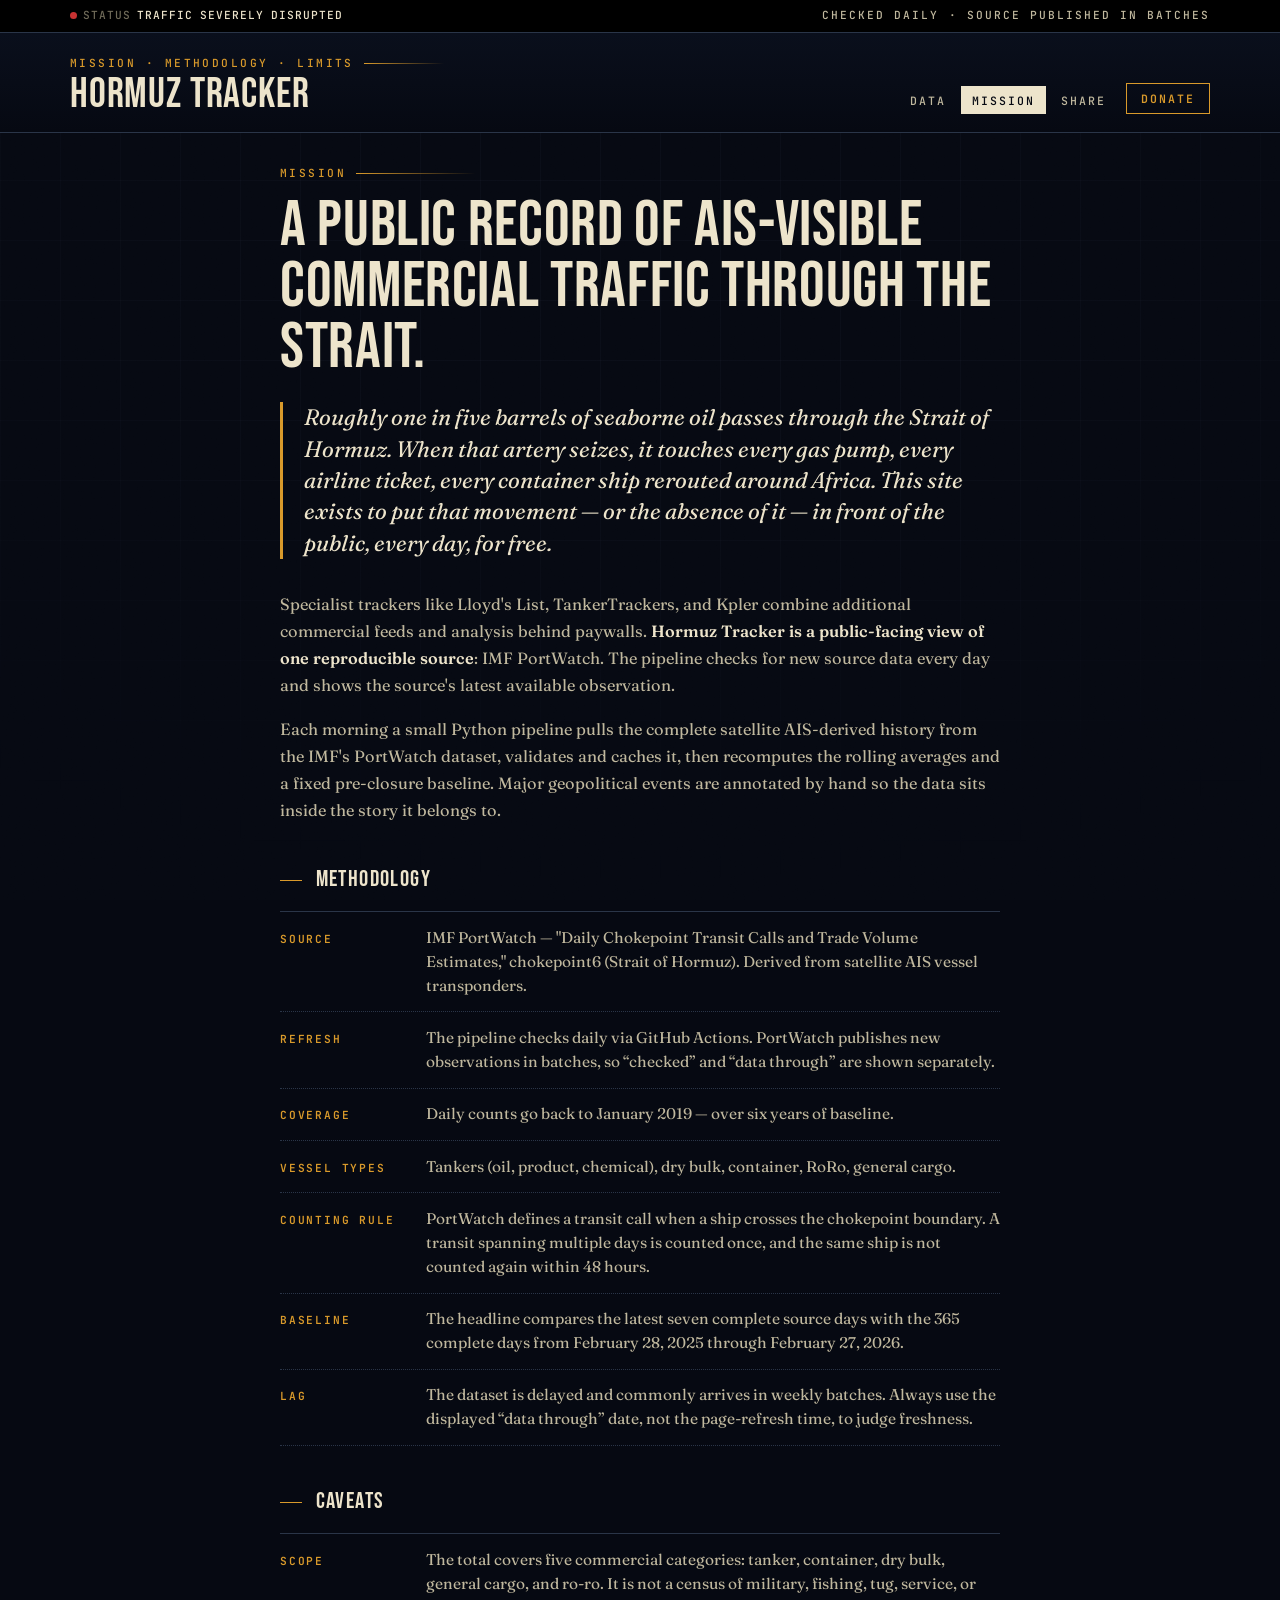
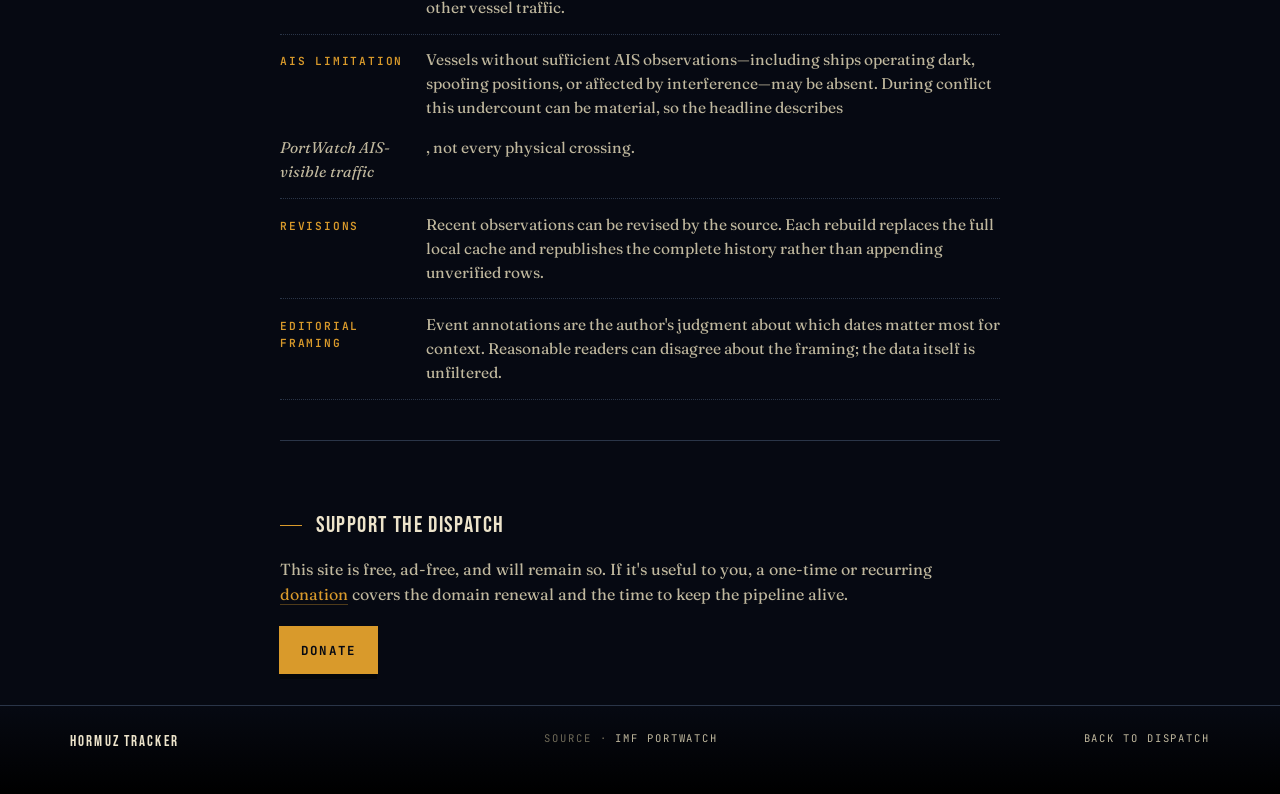
<file: site/about.html>
<!DOCTYPE html>
<html lang="en">
<head>
  <meta charset="UTF-8" />
  <meta name="viewport" content="width=device-width, initial-scale=1.0" />
  <title>Mission — Hormuz Tracker</title>
  <meta name="description" content="The mission, methodology, and limits behind Hormuz Tracker — a free public dispatch on Strait of Hormuz ship traffic." />

  <link rel="preconnect" href="https://fonts.googleapis.com" />
  <link rel="preconnect" href="https://fonts.gstatic.com" crossorigin />
  <link rel="stylesheet" href="https://fonts.googleapis.com/css2?family=Bebas+Neue&family=Fraunces:ital,opsz,wght@0,9..144,400;0,9..144,600;0,9..144,700;1,9..144,400;1,9..144,600&family=JetBrains+Mono:wght@400;500;600;700&display=swap" />
  <link rel="stylesheet" href="styles.css" />
</head>
<body>
  <div class="wire-ticker">
    <div class="container">
      <div class="wire-ticker__items">
        <span class="wire-ticker__item">
          <span class="wire-ticker__dot" aria-hidden="true"></span>
          <span class="wire-ticker__label">Status</span>
          <span class="wire-ticker__value">Traffic severely disrupted</span>
        </span>
      </div>
      <span class="wire-ticker__brand">Checked daily · source published in batches</span>
    </div>
  </div>

  <header class="dispatch">
    <div class="container dispatch__row">
      <div class="dispatch__title">
        <span class="dispatch__kicker">Mission · Methodology · Limits</span>
        <h1 class="dispatch__h1"><a href="/">Hormuz Tracker</a></h1>
      </div>
      <div class="dispatch__nav">
        <nav class="dispatch__nav-links" aria-label="Primary">
          <a href="/" class="nav-link">Data</a>
          <a href="/about" class="nav-link active">Mission</a>
          <a href="/today" class="nav-link">Share</a>
        </nav>
        <a href="https://buymeacoffee.com/hormuztraffic" target="_blank" rel="noopener" class="bmc-mini">Donate</a>
      </div>
    </div>
  </header>

  <main class="container">
    <article class="mission">
      <div class="mission__kicker">
        <span>Mission</span>
        <span class="ruler"></span>
      </div>
      <h2 class="mission__h1">A public record of AIS-visible commercial traffic through the strait.</h2>

      <p class="mission__lede">
        Roughly one in five barrels of seaborne oil passes through the Strait of Hormuz. When that artery seizes, it touches every gas pump, every airline ticket, every container ship rerouted around Africa. This site exists to put that movement — or the absence of it — in front of the public, every day, for free.
      </p>

      <div class="mission__body">
        <p>
          Specialist trackers like Lloyd's List, TankerTrackers, and Kpler combine additional commercial feeds and analysis behind paywalls. <strong>Hormuz Tracker is a public-facing view of one reproducible source</strong>: IMF PortWatch. The pipeline checks for new source data every day and shows the source's latest available observation.
        </p>
        <p>
          Each morning a small Python pipeline pulls the complete satellite AIS-derived history from the IMF's PortWatch dataset, validates and caches it, then recomputes the rolling averages and a fixed pre-closure baseline. Major geopolitical events are annotated by hand so the data sits inside the story it belongs to.
        </p>
      </div>

      <h3 class="mission__h2">Methodology</h3>
      <ul class="mission__list">
        <li><strong>Source</strong>IMF PortWatch — "Daily Chokepoint Transit Calls and Trade Volume Estimates," chokepoint6 (Strait of Hormuz). Derived from satellite AIS vessel transponders.</li>
        <li><strong>Refresh</strong>The pipeline checks daily via GitHub Actions. PortWatch publishes new observations in batches, so “checked” and “data through” are shown separately.</li>
        <li><strong>Coverage</strong>Daily counts go back to January 2019 — over six years of baseline.</li>
        <li><strong>Vessel types</strong>Tankers (oil, product, chemical), dry bulk, container, RoRo, general cargo.</li>
        <li><strong>Counting rule</strong>PortWatch defines a transit call when a ship crosses the chokepoint boundary. A transit spanning multiple days is counted once, and the same ship is not counted again within 48 hours.</li>
        <li><strong>Baseline</strong>The headline compares the latest seven complete source days with the 365 complete days from February 28, 2025 through February 27, 2026.</li>
        <li><strong>Lag</strong>The dataset is delayed and commonly arrives in weekly batches. Always use the displayed “data through” date, not the page-refresh time, to judge freshness.</li>
      </ul>

      <h3 class="mission__h2">Caveats</h3>
      <ul class="mission__list">
        <li><strong>Scope</strong>The total covers five commercial categories: tanker, container, dry bulk, general cargo, and ro-ro. It is not a census of military, fishing, tug, service, or other vessel traffic.</li>
        <li><strong>AIS limitation</strong>Vessels without sufficient AIS observations—including ships operating dark, spoofing positions, or affected by interference—may be absent. During conflict this undercount can be material, so the headline describes <em>PortWatch AIS-visible traffic</em>, not every physical crossing.</li>
        <li><strong>Revisions</strong>Recent observations can be revised by the source. Each rebuild replaces the full local cache and republishes the complete history rather than appending unverified rows.</li>
        <li><strong>Editorial framing</strong>Event annotations are the author's judgment about which dates matter most for context. Reasonable readers can disagree about the framing; the data itself is unfiltered.</li>
      </ul>

      <div class="mission__support">
        <h3 class="mission__h2">Support the dispatch</h3>
        <p style="font-family: var(--serif); color: var(--paper-dim); margin-bottom: 1.2rem; font-size: 1rem; line-height: 1.6;">
          This site is free, ad-free, and will remain so. If it's useful to you, a one-time or recurring <a href="https://buymeacoffee.com/hormuztraffic" target="_blank" rel="noopener">donation</a> covers the domain renewal and the time to keep the pipeline alive.
        </p>
        <a href="https://buymeacoffee.com/hormuztraffic" target="_blank" rel="noopener" class="bmc-cta">Donate</a>
      </div>
    </article>
  </main>

  <footer class="colophon">
    <div class="container colophon__inner">
      <span class="colophon__brand">Hormuz Tracker</span>
      <span>Source · <a href="https://portwatch.imf.org" rel="noopener" target="_blank">IMF PortWatch</a></span>
      <span><a href="/">Back to dispatch</a></span>
    </div>
  </footer>
</body>
</html>
</file>
<file: site/styles.css>
/* =============================================================
   HORMUZ TRAFFIC TRACKER — DISPATCH AESTHETIC
   Editorial wire-service treatment for a public operations brief.
   ============================================================= */

/* ---------- TOKENS ---------- */
:root {
  /* Ink-navy depths */
  --ink-deep:      #060912;
  --ink:           #0a0f1c;
  --ink-raised:   #121a2c;
  --ink-surface:  #1c2538;
  --ink-edge:     #2a3548;

  /* Paper / editorial text */
  --paper:        #ede4cb;       /* primary editorial text */
  --paper-dim:    #c0b89e;
  --paper-faint:  #6f6a58;

  /* Cool dispatch text (used on charts/data) */
  --steel:        #8a98b5;
  --steel-faint:  #5a6680;

  /* Alert / status */
  --alert:        #c83232;       /* deep alert red */
  --alert-glow:   rgba(200, 50, 50, 0.55);
  --caution:      #d99a2b;       /* warning amber */
  --caution-soft: rgba(217, 154, 43, 0.14);

  /* Data palette */
  --data-blue:    #5a8fc2;
  --data-amber:   var(--caution);
  --data-violet:  #8a6fb8;
  --data-mute:    #4a5670;

  /* Type */
  --display:  "Bebas Neue", "Oswald", "Helvetica Neue Condensed", sans-serif;
  --serif:    "Fraunces", "Charter", "Iowan Old Style", "Georgia", serif;
  --mono:     "JetBrains Mono", "IBM Plex Mono", "Menlo", monospace;

  /* Layout */
  --measure:  1180px;
  --gutter:   1.25rem;

  /* Motion */
  --easing:   cubic-bezier(0.2, 0.7, 0.2, 1);
}

/* ---------- RESET ---------- */
*, *::before, *::after { box-sizing: border-box; margin: 0; padding: 0; }
html { font-size: 16px; -webkit-font-smoothing: antialiased; text-rendering: optimizeLegibility; }
body {
  font-family: var(--serif);
  background: var(--ink-deep);
  color: var(--paper);
  line-height: 1.55;
  min-height: 100vh;
  font-feature-settings: "kern", "liga", "ss01";
  position: relative;
  overflow-x: hidden;
}

/* ---------- ATMOSPHERIC LAYERS ---------- */
/* Faint navigational grid + noise — set as fixed-position pseudo-elements
   so they don't scroll with content and feel like a natural background. */
body::before {
  content: "";
  position: fixed;
  inset: 0;
  pointer-events: none;
  z-index: 0;
  background-image:
    linear-gradient(to right, rgba(138, 152, 181, 0.04) 1px, transparent 1px),
    linear-gradient(to bottom, rgba(138, 152, 181, 0.04) 1px, transparent 1px);
  background-size: 60px 60px;
  mask-image: radial-gradient(ellipse 90% 70% at 50% 30%, #000 30%, transparent 100%);
  -webkit-mask-image: radial-gradient(ellipse 90% 70% at 50% 30%, #000 30%, transparent 100%);
}

body::after {
  content: "";
  position: fixed;
  inset: 0;
  pointer-events: none;
  z-index: 0;
  /* SVG noise overlay — tiny data URI, very low opacity */
  background-image: url("data:image/svg+xml;utf8,<svg xmlns='http://www.w3.org/2000/svg' width='180' height='180'><filter id='n'><feTurbulence type='fractalNoise' baseFrequency='0.85' numOctaves='2' stitchTiles='stitch'/><feColorMatrix values='0 0 0 0 0.9  0 0 0 0 0.86  0 0 0 0 0.78  0 0 0 0.06 0'/></filter><rect width='100%25' height='100%25' filter='url(%23n)'/></svg>");
  opacity: 0.5;
  mix-blend-mode: overlay;
}

/* Push real content above atmosphere */
header, main, footer { position: relative; z-index: 1; }

/* ---------- CONTAINER ---------- */
.container {
  max-width: var(--measure);
  margin: 0 auto;
  padding: 0 var(--gutter);
}

/* ---------- LINKS ---------- */
a {
  color: var(--caution);
  text-decoration: none;
  border-bottom: 1px solid rgba(217, 154, 43, 0.35);
  transition: color 140ms var(--easing), border-color 140ms var(--easing);
}
a:hover { color: var(--paper); border-bottom-color: var(--paper); }

/* ---------- WIRE TICKER (TOP STRIP) ---------- */
.wire-ticker {
  background: #000;
  color: var(--paper);
  font-family: var(--mono);
  font-size: 0.7rem;
  font-weight: 500;
  letter-spacing: 0.08em;
  text-transform: uppercase;
  border-bottom: 1px solid var(--ink-edge);
  position: relative;
  z-index: 2;
}

.wire-ticker .container {
  display: flex;
  justify-content: space-between;
  align-items: center;
  padding-top: 0.45rem;
  padding-bottom: 0.45rem;
  flex-wrap: wrap;
  gap: 0.25rem 1rem;
}

.wire-ticker__items {
  display: flex;
  align-items: center;
  gap: 0.35rem 1.1rem;
  flex-wrap: wrap;
}

.wire-ticker__item {
  display: inline-flex;
  align-items: center;
  gap: 0.4rem;
  white-space: nowrap;
}

.wire-ticker__dot {
  width: 7px; height: 7px;
  border-radius: 50%;
  background: var(--alert);
  box-shadow: 0 0 0 0 var(--alert-glow);
  animation: pulse 2.2s var(--easing) infinite;
}
@keyframes pulse {
  0%   { box-shadow: 0 0 0 0 var(--alert-glow); }
  70%  { box-shadow: 0 0 0 9px rgba(200, 50, 50, 0); }
  100% { box-shadow: 0 0 0 0 rgba(200, 50, 50, 0); }
}

.wire-ticker__label {
  color: var(--paper-faint);
}
.wire-ticker__value {
  color: var(--paper);
}

.wire-ticker__brand {
  color: var(--paper-dim);
  letter-spacing: 0.18em;
}

/* ---------- HEADER (DISPATCH MASTHEAD) ---------- */
header.dispatch {
  border-bottom: 1px solid var(--ink-edge);
  background: linear-gradient(180deg, var(--ink) 0%, var(--ink-deep) 100%);
  padding: 1.4rem 0 1.1rem;
}

.dispatch__row {
  display: flex;
  justify-content: space-between;
  align-items: flex-end;
  gap: 1.5rem;
  flex-wrap: wrap;
}

.dispatch__title {
  display: flex;
  flex-direction: column;
  gap: 0.15rem;
  flex: 1 1 auto;
  min-width: 220px;
}

.dispatch__kicker {
  font-family: var(--mono);
  font-size: 0.7rem;
  font-weight: 500;
  letter-spacing: 0.22em;
  text-transform: uppercase;
  color: var(--caution);
  display: flex;
  align-items: center;
  gap: 0.6rem;
}

.dispatch__kicker::after {
  content: "";
  flex: 1;
  max-width: 80px;
  height: 1px;
  background: linear-gradient(to right, var(--caution), transparent);
}

.dispatch__h1 {
  font-family: var(--display);
  font-weight: 400;
  font-size: clamp(1.7rem, 4.5vw, 2.6rem);
  letter-spacing: 0.02em;
  line-height: 0.95;
  color: var(--paper);
  text-transform: uppercase;
}

.dispatch__h1 a { color: inherit; border: none; }
.dispatch__h1 a:hover { color: var(--caution); }

.dispatch__sub {
  font-family: var(--mono);
  font-size: 0.7rem;
  font-weight: 500;
  letter-spacing: 0.18em;
  text-transform: uppercase;
  color: var(--paper-faint);
  margin-top: 0.4rem;
}

.dispatch__nav {
  display: flex;
  align-items: center;
  gap: 0.6rem;
}

/* Nav links — rendered as monospace, briefing-style toggles */
.nav-link {
  font-family: var(--mono);
  font-size: 0.72rem;
  font-weight: 500;
  letter-spacing: 0.16em;
  text-transform: uppercase;
  color: var(--paper-dim);
  padding: 0.35rem 0.65rem;
  border: 1px solid transparent;
  border-radius: 0;
  transition: all 140ms var(--easing);
  border-bottom: 1px solid transparent;
}
.nav-link:hover {
  color: var(--paper);
  border-bottom-color: var(--caution);
}
.nav-link.active {
  color: var(--ink-deep);
  background: var(--paper);
  border-bottom-color: var(--paper);
}
.nav-link.active:hover { color: var(--ink-deep); }

/* Donate button — restrained, bordered, monospace */
.bmc-mini {
  font-family: var(--mono);
  font-size: 0.72rem;
  font-weight: 600;
  letter-spacing: 0.18em;
  text-transform: uppercase;
  color: var(--caution);
  padding: 0.35rem 0.85rem;
  border: 1px solid var(--caution);
  background: transparent;
  border-radius: 0;
  transition: all 140ms var(--easing);
}
.bmc-mini:hover {
  background: var(--caution);
  color: var(--ink-deep);
  border-color: var(--caution);
}

/* ---------- MAIN ---------- */
main { padding: 1.5rem 0 3rem; }

/* ---------- HERO HEADLINE ---------- */
.hero {
  margin-bottom: 1.8rem;
  padding: 1rem 0 1.6rem;
  border-bottom: 1px solid var(--ink-edge);
  position: relative;
}

.hero__kicker {
  font-family: var(--mono);
  font-size: 0.7rem;
  font-weight: 500;
  letter-spacing: 0.22em;
  text-transform: uppercase;
  color: var(--paper-faint);
  margin-bottom: 0.85rem;
  display: flex;
  align-items: center;
  gap: 0.6rem;
}

.hero__kicker .ruler {
  flex: 1;
  height: 1px;
  background: linear-gradient(to right, var(--ink-edge), transparent);
}

.hero__headline {
  font-family: var(--display);
  font-weight: 400;
  font-size: clamp(4rem, 16vw, 9rem);
  line-height: 0.85;
  letter-spacing: -0.01em;
  color: var(--alert);
  text-shadow: 0 0 60px rgba(200, 50, 50, 0.18);
  display: flex;
  align-items: baseline;
  gap: 0.05em;
}

.hero__headline.up   { color: #4caf6d; text-shadow: 0 0 60px rgba(76, 175, 109, 0.18); }
.hero__headline.flat { color: var(--caution); text-shadow: 0 0 60px rgba(217, 154, 43, 0.18); }

.hero__deck {
  font-family: var(--serif);
  font-style: italic;
  font-weight: 400;
  font-size: clamp(1rem, 2.4vw, 1.35rem);
  line-height: 1.35;
  color: var(--paper-dim);
  margin-top: 1rem;
  max-width: 56ch;
}

.hero__deck strong {
  color: var(--paper);
  font-style: normal;
  font-weight: 600;
}

/* ---------- SUPPORTING STATS ROW ---------- */
.stats {
  display: grid;
  grid-template-columns: repeat(3, 1fr);
  gap: 0;
  border-top: 1px solid var(--ink-edge);
  border-bottom: 1px solid var(--ink-edge);
  margin-bottom: 2rem;
}

.stat-card {
  padding: 1rem 1.2rem;
  border-right: 1px solid var(--ink-edge);
  background: transparent;
  position: relative;
}
.stat-card:last-child { border-right: none; }

.stat-label {
  font-family: var(--mono);
  font-size: 0.65rem;
  font-weight: 500;
  letter-spacing: 0.18em;
  text-transform: uppercase;
  color: var(--paper-faint);
  margin-bottom: 0.45rem;
}

.stat-value {
  font-family: var(--display);
  font-weight: 400;
  font-size: clamp(1.85rem, 5.5vw, 2.6rem);
  line-height: 0.95;
  letter-spacing: 0.01em;
  color: var(--paper);
  font-feature-settings: "tnum";
}

.stat-value.down { color: var(--alert); }
.stat-value.up   { color: #4caf6d; }

.stat-sub {
  font-family: var(--mono);
  font-size: 0.7rem;
  letter-spacing: 0.06em;
  color: var(--paper-faint);
  margin-top: 0.35rem;
  text-transform: lowercase;
}

/* ---------- SECTION FRAMING ---------- */
.section {
  margin-bottom: 2.4rem;
}

.section__head {
  display: flex;
  align-items: center;
  gap: 0.85rem;
  margin-bottom: 1rem;
  border-bottom: 1px solid var(--ink-edge);
  padding-bottom: 0.7rem;
}

.section__num {
  font-family: var(--mono);
  font-size: 0.7rem;
  font-weight: 600;
  letter-spacing: 0.12em;
  color: var(--caution);
  padding: 0.18rem 0.45rem;
  border: 1px solid var(--caution);
}

.section__title {
  font-family: var(--display);
  font-weight: 400;
  font-size: 1.25rem;
  letter-spacing: 0.06em;
  text-transform: uppercase;
  color: var(--paper);
}

.section__meta {
  margin-left: auto;
  font-family: var(--mono);
  font-size: 0.65rem;
  letter-spacing: 0.14em;
  text-transform: uppercase;
  color: var(--paper-faint);
}

/* ---------- TOOLBAR (CHART CONTROLS) ---------- */
.chart-toolbar {
  display: flex;
  flex-wrap: wrap;
  gap: 0.6rem;
  justify-content: space-between;
  align-items: center;
  margin-bottom: 0.85rem;
}

.range-buttons {
  display: inline-flex;
  flex-wrap: wrap;
  border: 1px solid var(--ink-edge);
  background: var(--ink);
  gap: 0;
}

.range-btn {
  background: transparent;
  border: none;
  color: var(--paper-dim);
  padding: 0.45rem 0.85rem;
  font-family: var(--mono);
  font-size: 0.7rem;
  font-weight: 500;
  letter-spacing: 0.14em;
  text-transform: uppercase;
  cursor: pointer;
  transition: all 140ms var(--easing);
  border-right: 1px solid var(--ink-edge);
  white-space: nowrap;
}
.range-btn:last-child { border-right: none; }
.range-btn:hover { color: var(--paper); background: var(--ink-raised); }
.range-btn.active {
  background: var(--caution);
  color: var(--ink-deep);
  font-weight: 600;
}

/* Icon button (download) */
.icon-btn {
  display: inline-flex;
  align-items: center;
  gap: 0.4rem;
  background: transparent;
  border: 1px solid var(--ink-edge);
  color: var(--paper-dim);
  padding: 0.45rem 0.75rem;
  font-family: var(--mono);
  font-size: 0.7rem;
  font-weight: 500;
  letter-spacing: 0.14em;
  text-transform: uppercase;
  cursor: pointer;
  transition: all 140ms var(--easing);
}
.icon-btn:hover { color: var(--caution); border-color: var(--caution); }
.icon-btn svg { flex-shrink: 0; }

/* Custom date range row */
.custom-range {
  display: flex;
  flex-wrap: wrap;
  gap: 0.7rem;
  align-items: center;
  margin-bottom: 0.85rem;
  padding: 0.85rem 1rem;
  background: var(--ink);
  border: 1px solid var(--ink-edge);
  font-family: var(--mono);
  font-size: 0.72rem;
}
.custom-range label {
  display: inline-flex;
  flex-direction: column;
  gap: 0.25rem;
  font-size: 0.6rem;
  letter-spacing: 0.18em;
  text-transform: uppercase;
  color: var(--paper-faint);
}
.custom-range input[type="date"] {
  background: var(--ink-deep);
  border: 1px solid var(--ink-edge);
  color: var(--paper);
  padding: 0.4rem 0.55rem;
  font-family: var(--mono);
  font-size: 0.78rem;
  min-width: 130px;
  color-scheme: dark;
  border-radius: 0;
}
.custom-range input[type="date"]:focus {
  outline: none;
  border-color: var(--caution);
}

/* ---------- CHART WRAP ---------- */
.chart-wrap {
  position: relative;
  height: 460px;
  width: 100%;
  background: var(--ink);
  border: 1px solid var(--ink-edge);
  padding: 0.6rem;
}
.chart-wrap.small { height: 280px; }

.chart-watermark {
  position: absolute;
  bottom: 14px;
  left: 18px;
  font-family: var(--mono);
  font-size: 0.65rem;
  font-weight: 500;
  letter-spacing: 0.18em;
  text-transform: uppercase;
  color: var(--paper-faint);
  pointer-events: none;
  user-select: none;
  z-index: 1;
}

/* ---------- EVENT LIST (DISPATCH FOOTNOTES) ---------- */
.event-list {
  margin-top: 1.1rem;
  padding-top: 0.9rem;
  border-top: 1px solid var(--ink-edge);
  display: flex;
  flex-direction: column;
}

.event-list-kicker {
  font-family: var(--mono);
  font-size: 0.65rem;
  font-weight: 500;
  letter-spacing: 0.2em;
  text-transform: uppercase;
  color: var(--paper-faint);
  margin-bottom: 0.5rem;
}

.event-empty {
  color: var(--paper-faint);
  font-family: var(--mono);
  font-size: 0.78rem;
  padding: 0.7rem 0;
}

.event-row {
  display: grid;
  grid-template-columns: 30px 110px 1fr auto;
  gap: 0.85rem;
  align-items: baseline;
  padding: 0.65rem 0.4rem 0.65rem 0;
  border: none;
  border-bottom: 1px dotted var(--ink-edge);
  border-radius: 0;
  background: transparent;
  cursor: pointer;
  font-family: var(--serif);
  font-size: 0.92rem;
  color: var(--paper-dim);
  transition: all 140ms var(--easing);
  text-align: left;
  width: 100%;
}
.event-row:last-child { border-bottom: none; }
.event-row:hover { color: var(--paper); background: rgba(217, 154, 43, 0.04); }
.event-row.active { color: var(--paper); background: rgba(217, 154, 43, 0.08); }

.event-row .ev-num {
  font-family: var(--mono);
  font-size: 0.75rem;
  font-weight: 600;
  color: var(--caution);
  text-align: center;
  letter-spacing: 0;
}

.event-row:not(.major) .ev-num {
  color: var(--paper-faint);
}

.event-row .ev-date {
  font-family: var(--mono);
  font-size: 0.74rem;
  letter-spacing: 0.06em;
  color: var(--caution);
  text-transform: uppercase;
  white-space: nowrap;
  font-weight: 500;
}

.event-row .ev-label {
  font-family: var(--serif);
  font-size: 0.95rem;
  color: var(--paper);
  line-height: 1.35;
}
.event-row:not(.major) .ev-label { color: var(--paper-dim); }

.event-row .ev-source {
  font-family: var(--mono);
  font-size: 0.65rem;
  letter-spacing: 0.16em;
  text-transform: uppercase;
  color: var(--paper-faint);
  border: none;
  padding: 0.25rem 0.5rem;
  white-space: nowrap;
}
.event-row .ev-source:hover { color: var(--caution); border: none; }

/* ---------- DATA TABLE ---------- */
.data-table-section {
  margin-top: 1.4rem;
  padding-top: 1rem;
  border-top: 1px solid var(--ink-edge);
}

.data-table-section summary {
  cursor: pointer;
  font-family: var(--mono);
  font-size: 0.68rem;
  font-weight: 600;
  letter-spacing: 0.18em;
  text-transform: uppercase;
  color: var(--paper-dim);
  padding: 0.45rem 0;
  display: flex;
  justify-content: space-between;
  align-items: center;
  list-style: none;
  user-select: none;
}
.data-table-section summary::-webkit-details-marker { display: none; }
.data-table-section summary:hover { color: var(--paper); }
.data-table-section summary .caret {
  font-size: 0.85rem;
  transition: transform 220ms var(--easing);
}
.data-table-section[open] summary .caret { transform: rotate(180deg); }

.table-wrap {
  margin-top: 0.7rem;
  max-height: 380px;
  overflow-y: auto;
  border: 1px solid var(--ink-edge);
  background: var(--ink);
}

.data-table {
  width: 100%;
  border-collapse: collapse;
  font-family: var(--mono);
  font-size: 0.78rem;
  font-variant-numeric: tabular-nums;
}

.data-table thead {
  position: sticky;
  top: 0;
  background: var(--ink-raised);
  z-index: 1;
}
.data-table th {
  text-align: left;
  font-weight: 600;
  color: var(--paper-faint);
  padding: 0.6rem 0.85rem;
  border-bottom: 1px solid var(--ink-edge);
  font-size: 0.62rem;
  text-transform: uppercase;
  letter-spacing: 0.18em;
}
.data-table th.th-num,
.data-table td.td-num { text-align: right; }
.data-table tbody tr { border-bottom: 1px dotted rgba(42, 53, 72, 0.55); }
.data-table tbody tr:last-child { border-bottom: none; }
.data-table tbody tr:hover { background: rgba(217, 154, 43, 0.04); }
.data-table td { padding: 0.5rem 0.85rem; color: var(--paper); }
.data-table td.td-date { color: var(--paper-dim); white-space: nowrap; letter-spacing: 0.04em; }
.data-table td.td-num.down { color: var(--alert); }
.data-table td.td-num.up   { color: #4caf6d; }

.table-footer {
  font-family: var(--mono);
  font-size: 0.65rem;
  letter-spacing: 0.14em;
  text-transform: uppercase;
  color: var(--paper-faint);
  margin-top: 0.5rem;
  text-align: right;
}

/* ---------- VESSEL CHART SECTION ---------- */
/* uses .section + .chart-wrap.small */

/* ---------- SUPPORT (DISPATCH-STYLE) ---------- */
.support-callout {
  display: grid;
  grid-template-columns: 4px 1fr auto;
  gap: 1.5rem;
  align-items: center;
  background: var(--ink-raised);
  border: 1px solid var(--ink-edge);
  padding: 1.3rem 1.5rem;
  margin-bottom: 1.5rem;
  position: relative;
}

.support-callout::before {
  content: "";
  background: var(--caution);
  width: 4px;
  height: 100%;
  align-self: stretch;
}

.support-text { min-width: 0; }

.support-text h3 {
  font-family: var(--display);
  font-weight: 400;
  font-size: 1.3rem;
  letter-spacing: 0.04em;
  text-transform: uppercase;
  color: var(--paper);
  margin-bottom: 0.3rem;
}

.support-text p {
  font-family: var(--serif);
  font-size: 0.95rem;
  color: var(--paper-dim);
  margin: 0;
  max-width: 60ch;
  font-style: italic;
}

.bmc-cta {
  display: inline-flex;
  align-items: center;
  gap: 0.5rem;
  background: var(--caution);
  color: var(--ink-deep);
  font-family: var(--mono);
  font-weight: 700;
  font-size: 0.78rem;
  letter-spacing: 0.18em;
  text-transform: uppercase;
  padding: 0.85rem 1.3rem;
  border: none;
  white-space: nowrap;
  border-radius: 0;
  transition: transform 140ms var(--easing), box-shadow 140ms var(--easing), background 140ms;
  box-shadow: 0 0 0 1px var(--caution), 0 6px 0 0 rgba(0, 0, 0, 0.4);
}
.bmc-cta:hover {
  transform: translateY(-2px);
  box-shadow: 0 0 0 1px var(--caution), 0 8px 0 0 rgba(0, 0, 0, 0.4);
  background: #f1b443;
  border-bottom: none;
  color: var(--ink-deep);
}

/* ---------- FOOTER (COLOPHON) ---------- */
footer.colophon {
  border-top: 1px solid var(--ink-edge);
  padding: 1.5rem 0 2.5rem;
  background: linear-gradient(180deg, var(--ink-deep) 0%, #000 100%);
}

.colophon__inner {
  display: flex;
  flex-wrap: wrap;
  justify-content: space-between;
  gap: 1rem;
  font-family: var(--mono);
  font-size: 0.66rem;
  letter-spacing: 0.18em;
  text-transform: uppercase;
  color: var(--paper-faint);
}

.colophon__inner a { color: var(--paper-dim); border-bottom-color: transparent; }
.colophon__inner a:hover { color: var(--caution); border-bottom-color: var(--caution); }

.colophon__brand {
  font-family: var(--display);
  font-size: 0.95rem;
  letter-spacing: 0.14em;
  color: var(--paper);
  text-transform: uppercase;
}

/* ============================================================
   ABOUT PAGE — "MISSION" treatment
   ============================================================ */
.mission {
  max-width: 720px;
  margin: 2rem auto 0;
  padding: 0 0 2rem;
}

.mission__kicker {
  font-family: var(--mono);
  font-size: 0.7rem;
  font-weight: 500;
  letter-spacing: 0.22em;
  text-transform: uppercase;
  color: var(--caution);
  margin-bottom: 0.85rem;
  display: flex;
  align-items: center;
  gap: 0.6rem;
}
.mission__kicker .ruler {
  flex: 1;
  height: 1px;
  background: linear-gradient(to right, var(--caution), transparent);
  max-width: 120px;
}

.mission__h1 {
  font-family: var(--display);
  font-weight: 400;
  font-size: clamp(2.4rem, 8vw, 4rem);
  line-height: 0.95;
  letter-spacing: 0.01em;
  text-transform: uppercase;
  color: var(--paper);
  margin-bottom: 1.5rem;
}

.mission__lede {
  font-family: var(--serif);
  font-style: italic;
  font-size: clamp(1.15rem, 2.4vw, 1.4rem);
  line-height: 1.4;
  color: var(--paper);
  margin-bottom: 2rem;
  border-left: 3px solid var(--caution);
  padding-left: 1.3rem;
}

.mission__body p {
  font-family: var(--serif);
  font-size: 1.02rem;
  line-height: 1.65;
  color: var(--paper-dim);
  margin-bottom: 1.1rem;
}
.mission__body p strong { color: var(--paper); font-weight: 600; }
.mission__body p em { color: var(--paper); font-style: italic; }

.mission__h2 {
  font-family: var(--display);
  font-weight: 400;
  font-size: 1.45rem;
  letter-spacing: 0.06em;
  text-transform: uppercase;
  color: var(--paper);
  margin: 2.4rem 0 0.8rem;
  display: flex;
  align-items: center;
  gap: 0.85rem;
}
.mission__h2::before {
  content: "";
  width: 22px;
  height: 1px;
  background: var(--caution);
}

.mission__list {
  list-style: none;
  padding: 0;
  border-top: 1px solid var(--ink-edge);
}
.mission__list li {
  padding: 0.85rem 0;
  border-bottom: 1px dotted var(--ink-edge);
  font-family: var(--serif);
  font-size: 0.97rem;
  color: var(--paper-dim);
  display: grid;
  grid-template-columns: 130px 1fr;
  gap: 1rem;
  align-items: baseline;
}
.mission__list li strong {
  font-family: var(--mono);
  font-size: 0.7rem;
  font-weight: 600;
  letter-spacing: 0.16em;
  text-transform: uppercase;
  color: var(--caution);
}

.mission__support {
  margin-top: 2.5rem;
  padding-top: 1.8rem;
  border-top: 1px solid var(--ink-edge);
}

/* ============================================================
   SHARE PAGE (/today)
   ============================================================ */
.share-page {
  max-width: 760px;
  margin: 2rem auto 0;
}

.share-page__kicker {
  font-family: var(--mono);
  font-size: 0.7rem;
  letter-spacing: 0.22em;
  text-transform: uppercase;
  color: var(--caution);
  margin-bottom: 0.7rem;
}

.share-page h2 {
  font-family: var(--display);
  font-weight: 400;
  font-size: clamp(1.9rem, 5vw, 2.6rem);
  letter-spacing: 0.02em;
  text-transform: uppercase;
  color: var(--paper);
  margin-bottom: 0.8rem;
  line-height: 0.95;
}

.share-intro {
  font-family: var(--serif);
  font-style: italic;
  color: var(--paper-dim);
  font-size: 1rem;
  margin-bottom: 1.8rem;
  border-left: 2px solid var(--caution);
  padding-left: 0.95rem;
}

.share-step {
  margin-bottom: 1.85rem;
  display: grid;
  grid-template-columns: 38px 1fr;
  gap: 0.8rem;
}

.share-step__num {
  font-family: var(--display);
  font-size: 1.7rem;
  line-height: 1;
  color: var(--caution);
  letter-spacing: 0.02em;
}

.share-step__body { min-width: 0; }

.share-step__title {
  font-family: var(--mono);
  font-size: 0.72rem;
  font-weight: 600;
  letter-spacing: 0.18em;
  text-transform: uppercase;
  color: var(--paper);
  margin-bottom: 0.4rem;
}

.share-tip {
  font-family: var(--serif);
  font-size: 0.9rem;
  color: var(--paper-dim);
  margin-bottom: 0.7rem;
  font-style: italic;
}

.share-image-wrap {
  position: relative;
  background: var(--ink);
  border: 1px solid var(--ink-edge);
  overflow: hidden;
  min-height: 120px;
  display: flex;
  align-items: center;
  justify-content: center;
}
.share-image-wrap img { width: 100%; height: auto; display: block; }
.share-image-loader {
  font-family: var(--mono);
  color: var(--paper-faint);
  font-size: 0.75rem;
  letter-spacing: 0.14em;
  text-transform: uppercase;
  padding: 2.5rem;
}

#tweetText, #replyText {
  width: 100%;
  background: var(--ink);
  border: 1px solid var(--ink-edge);
  color: var(--paper);
  padding: 0.85rem 1rem;
  font-family: var(--mono);
  font-size: 0.85rem;
  line-height: 1.55;
  resize: vertical;
  min-height: 80px;
  border-radius: 0;
}
#tweetText:focus, #replyText:focus { outline: none; border-color: var(--caution); }

.share-buttons {
  display: flex;
  gap: 0.7rem;
  margin-top: 0.7rem;
  flex-wrap: wrap;
}

.share-instructions {
  padding-left: 1.25rem;
  color: var(--paper-dim);
  font-family: var(--serif);
  font-size: 0.95rem;
}
.share-instructions li { margin-bottom: 0.4rem; }
.share-instructions strong { color: var(--paper); }

.share-customize {
  border-top: 1px solid var(--ink-edge);
  padding-top: 1rem;
  margin-top: 1.5rem;
}
.share-customize summary {
  cursor: pointer;
  font-family: var(--mono);
  font-size: 0.7rem;
  font-weight: 600;
  letter-spacing: 0.18em;
  text-transform: uppercase;
  color: var(--paper-dim);
  padding: 0.4rem 0;
  display: flex;
  justify-content: space-between;
  align-items: center;
  list-style: none;
}
.share-customize summary::-webkit-details-marker { display: none; }
.share-customize summary:hover { color: var(--paper); }
.share-customize summary .caret { font-size: 0.85rem; transition: transform 220ms var(--easing); }
.share-customize[open] summary .caret { transform: rotate(180deg); }

.share-range-buttons {
  display: flex;
  flex-wrap: wrap;
  gap: 0;
  margin-top: 0.75rem;
  border: 1px solid var(--ink-edge);
  background: var(--ink);
}
.share-range-buttons .range-btn { border-right: 1px solid var(--ink-edge); }
.share-range-buttons .range-btn:last-child { border-right: none; }
.share-range-buttons .range-btn.active {
  background: var(--caution);
  color: var(--ink-deep);
  border-color: var(--caution);
}

/* ---------- LOAD ANIMATION (staggered reveals) ---------- */
@keyframes rise {
  from { opacity: 0; transform: translateY(8px); }
  to   { opacity: 1; transform: translateY(0); }
}
.hero, .stats, .section, .support-callout {
  opacity: 0;
  animation: rise 700ms var(--easing) forwards;
}
.hero               { animation-delay: 60ms; }
.stats              { animation-delay: 200ms; }
.section--chart     { animation-delay: 300ms; }
.section--vessel    { animation-delay: 400ms; }
.support-callout    { animation-delay: 500ms; }

@media (prefers-reduced-motion: reduce) {
  .hero, .stats, .section, .support-callout { animation: none; opacity: 1; }
  .wire-ticker__dot { animation: none; }
}

/* ---------- MOBILE ---------- */
@media (max-width: 720px) {
  :root { --gutter: 0.95rem; }

  .wire-ticker .container { padding-top: 0.4rem; padding-bottom: 0.4rem; }
  .wire-ticker { font-size: 0.62rem; letter-spacing: 0.12em; }
  .wire-ticker__brand { display: none; }

  header.dispatch { padding: 1rem 0 0.85rem; }
  .dispatch__row { gap: 0.85rem; align-items: center; }
  .dispatch__h1 { font-size: clamp(1.3rem, 6vw, 1.8rem); }
  .dispatch__sub { display: none; }
  .dispatch__nav { gap: 0.4rem; }
  .nav-link { padding: 0.3rem 0.5rem; font-size: 0.66rem; }
  .bmc-mini { padding: 0.3rem 0.55rem; font-size: 0.66rem; }

  main { padding: 1rem 0 2rem; }

  .hero { padding: 0.5rem 0 1rem; margin-bottom: 1.4rem; }
  .hero__headline { font-size: clamp(3.2rem, 22vw, 7rem); }
  .hero__deck { font-size: 1rem; margin-top: 0.6rem; }

  .stats {
    grid-template-columns: repeat(3, 1fr);
    margin-bottom: 1.4rem;
  }
  .stat-card { padding: 0.7rem 0.6rem; }
  .stat-label { font-size: 0.55rem; letter-spacing: 0.14em; }
  .stat-value { font-size: 1.45rem; }
  .stat-sub { font-size: 0.6rem; letter-spacing: 0.04em; }

  .section__head { gap: 0.6rem; padding-bottom: 0.55rem; }
  .section__title { font-size: 1.05rem; }
  .section__meta { display: none; }

  .chart-wrap { height: 380px; padding: 0.4rem; }
  .chart-wrap.small { height: 240px; }

  .range-btn { padding: 0.4rem 0.6rem; font-size: 0.62rem; letter-spacing: 0.1em; }
  .icon-btn { padding: 0.4rem 0.55rem; font-size: 0.62rem; }
  .icon-btn span { display: none; }

  .custom-range { padding: 0.6rem; }
  .custom-range input[type="date"] { min-width: 110px; font-size: 0.75rem; }

  .data-table th, .data-table td {
    padding: 0.4rem 0.55rem;
    font-size: 0.7rem;
  }

  .event-row {
    grid-template-columns: 28px 1fr auto;
    grid-template-areas:
      "num date source"
      "num label label";
    column-gap: 0.6rem;
    row-gap: 0.15rem;
    padding: 0.6rem 0.4rem 0.6rem 0;
  }
  .event-row .ev-num   { grid-area: num; align-self: start; padding-top: 2px; }
  .event-row .ev-date  { grid-area: date; }
  .event-row .ev-label { grid-area: label; font-size: 0.88rem; }
  .event-row .ev-source { grid-area: source; font-size: 0.6rem; padding: 0.15rem 0.35rem; }

  .support-callout {
    grid-template-columns: 4px 1fr;
    gap: 1rem;
    padding: 1.1rem 1.2rem;
  }
  .support-text h3 { font-size: 1.1rem; }
  .support-text p { font-size: 0.88rem; }
  .bmc-cta {
    grid-column: 1 / -1;
    width: 100%;
    justify-content: center;
    padding: 0.85rem;
  }

  .mission__h1 { font-size: clamp(2rem, 10vw, 3rem); }
  .mission__lede { font-size: 1.1rem; padding-left: 1rem; }
  .mission__list li {
    grid-template-columns: 1fr;
    gap: 0.25rem;
    padding: 0.7rem 0;
  }

  .share-page h2 { font-size: 1.7rem; }
  .share-step { grid-template-columns: 28px 1fr; gap: 0.6rem; }
  .share-step__num { font-size: 1.4rem; }
}

/* Very narrow phones: collapse stats to 1 col */
@media (max-width: 380px) {
  .stats { grid-template-columns: 1fr; }
  .stat-card { border-right: none; border-bottom: 1px solid var(--ink-edge); }
  .stat-card:last-child { border-bottom: none; }
}
</file>
